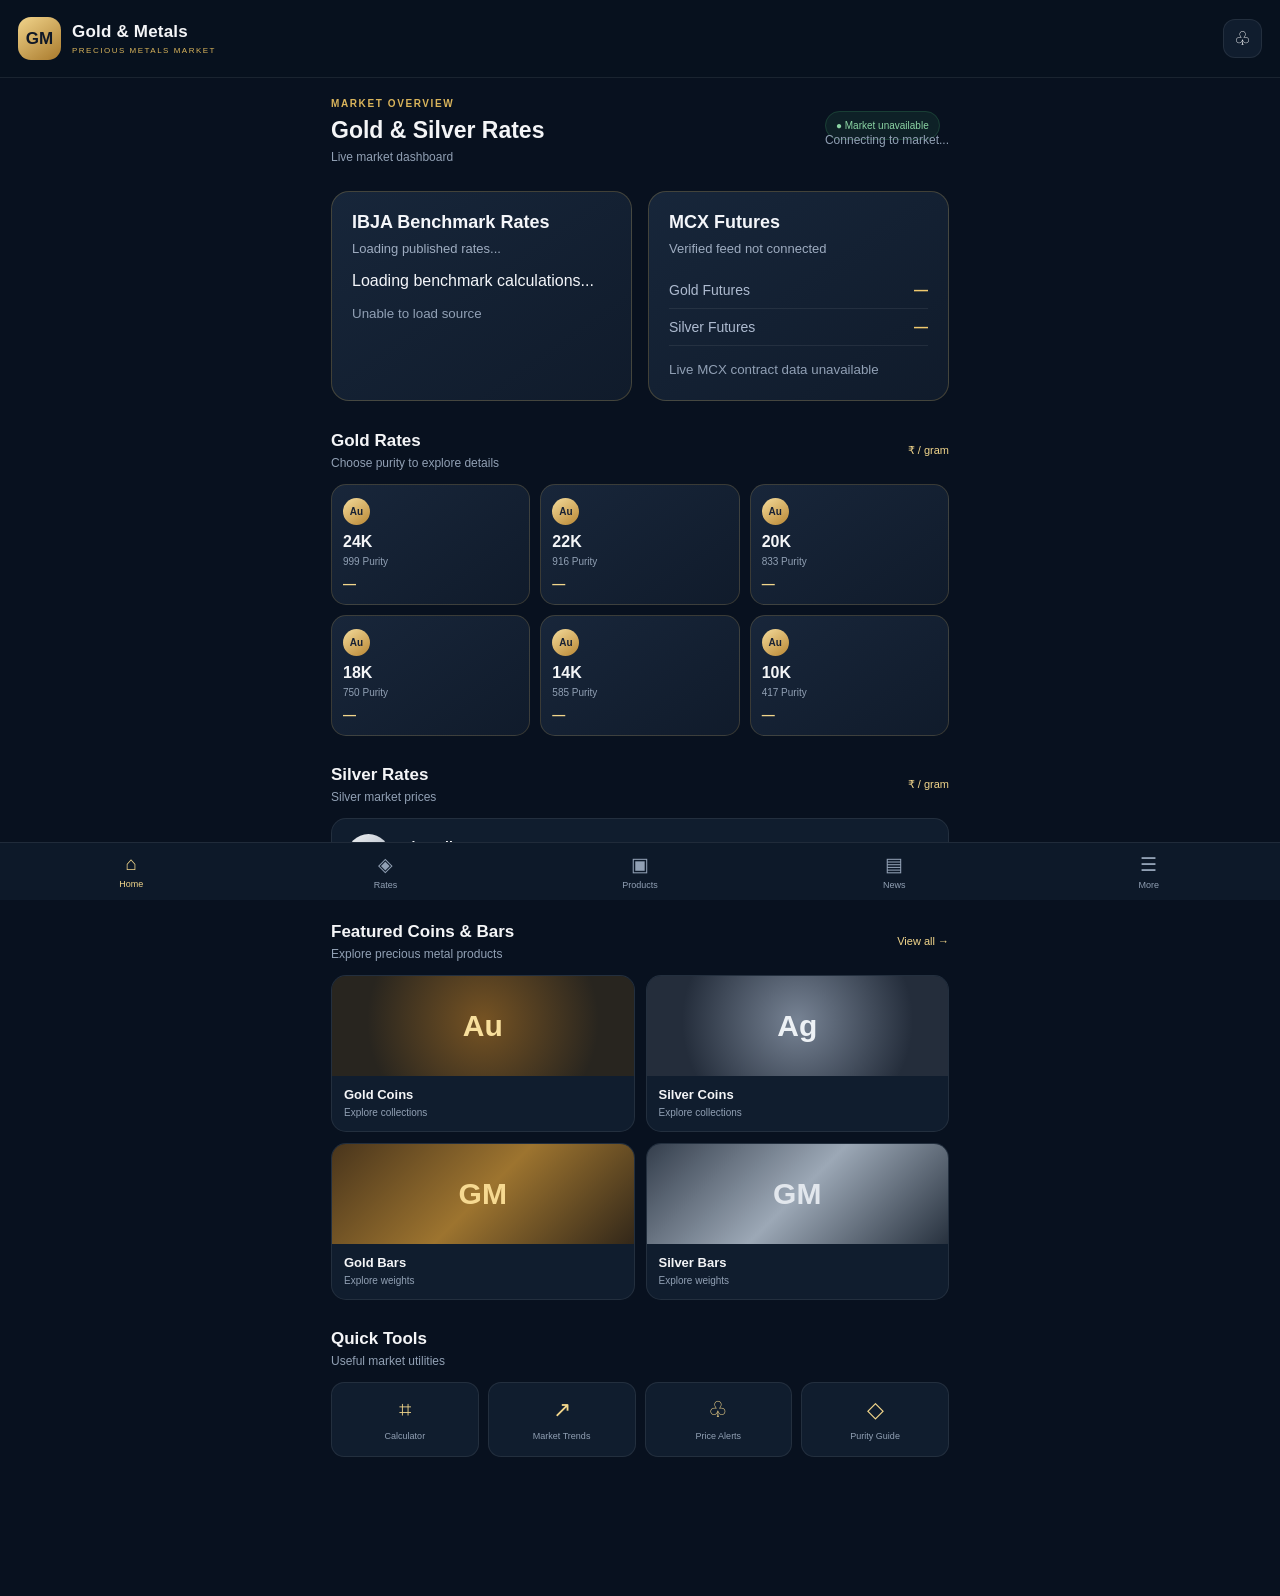
<file: index.html>
<!DOCTYPE html><html><head><meta charset="UTF-8"><meta http-equiv="refresh" content="0; url=app/"><title>GM - Gold & Metals</title></head><body><a href="app/">Open GM - Gold & Metals</a></body></html>
</file>
<file: app/css/style.css>
:root {
    --bg: #08111f;
    --surface: #101d2e;
    --surface-light: #17263a;
    --gold: #d9b45b;
    --gold-light: #f2d68b;
    --text: #f4f5f7;
    --muted: #91a0b4;
    --border: rgba(255,255,255,0.08);
}

* {
    margin: 0;
    padding: 0;
    box-sizing: border-box;
}

body {
    background: var(--bg);
    color: var(--text);
    font-family: Arial, Helvetica, sans-serif;
    padding-bottom: 90px;
}

button {
    font: inherit;
    color: inherit;
    cursor: pointer;
    -webkit-tap-highlight-color: transparent;
}

.topbar {
    display: flex;
    align-items: center;
    justify-content: space-between;
    padding: 17px 18px;
    border-bottom: 1px solid var(--border);
    background: rgba(8,17,31,0.96);
}

.brand {
    display: flex;
    align-items: center;
    gap: 11px;
}

.brand-icon {
    width: 43px;
    height: 43px;
    display: grid;
    place-items: center;
    border-radius: 13px;
    background: linear-gradient(145deg, #f1d48b, #a97a2c);
    color: #101827;
    font-weight: 900;
    font-size: 17px;
}

.brand h1 {
    font-size: 17px;
    letter-spacing: 0.2px;
}

.brand p {
    font-size: 8px;
    letter-spacing: 1.5px;
    color: var(--gold);
    margin-top: 4px;
}

.icon-btn {
    width: 39px;
    height: 39px;
    border: 1px solid var(--border);
    border-radius: 12px;
    background: var(--surface);
    font-size: 19px;
}

main {
    max-width: 650px;
    margin: auto;
    padding: 20px 16px;
}

.welcome {
    display: flex;
    justify-content: space-between;
    align-items: center;
    margin-bottom: 27px;
}

.eyebrow {
    color: var(--gold);
    font-size: 10px;
    letter-spacing: 1.6px;
    font-weight: bold;
    margin-bottom: 8px;
}

.welcome h2 {
    font-size: 23px;
    margin-bottom: 6px;
}

.muted,
.section-heading p {
    color: var(--muted);
    font-size: 12px;
}

.market-status {
    color: #8bd4a4;
    font-size: 10px;
    background: rgba(70,180,110,0.1);
    border: 1px solid rgba(70,180,110,0.2);
    padding: 8px 10px;
    border-radius: 20px;
}

.section {
    margin-bottom: 29px;
}

.section-heading {
    display: flex;
    align-items: center;
    justify-content: space-between;
    gap: 10px;
    margin-bottom: 14px;
}

.section-heading h3 {
    font-size: 17px;
    margin-bottom: 5px;
}

.unit {
    color: var(--gold-light);
    font-size: 11px;
    white-space: nowrap;
}

.gold-grid {
    display: grid;
    grid-template-columns: repeat(3, minmax(0, 1fr));
    gap: 10px;
}

.gold-tile {
    min-width: 0;
    text-align: left;
    padding: 13px 11px;
    border-radius: 15px;
    border: 1px solid rgba(217,180,91,0.2);
    background: linear-gradient(145deg, #18263a, #101b2b);
    display: flex;
    flex-direction: column;
    gap: 5px;
    transition: transform 0.15s, border-color 0.15s;
}

.gold-tile:active,
.product-card:active {
    transform: scale(0.97);
}

.gold-tile:active {
    border-color: var(--gold);
}

.gold-symbol {
    width: 27px;
    height: 27px;
    display: grid;
    place-items: center;
    border-radius: 50%;
    background: linear-gradient(145deg, #f4db9b, #b98734);
    color: #172033;
    font-size: 10px;
    font-weight: bold;
    margin-bottom: 3px;
}

.gold-tile strong {
    font-size: 16px;
}

.gold-tile small {
    color: var(--muted);
    font-size: 10px;
}

.gold-tile b {
    color: var(--gold-light);
    font-size: 13px;
    margin-top: 4px;
    overflow-wrap: anywhere;
}

.silver-card {
    display: flex;
    align-items: center;
    gap: 13px;
    padding: 15px;
    background: var(--surface);
    border: 1px solid var(--border);
    border-radius: 15px;
}

.silver-symbol {
    width: 43px;
    height: 43px;
    display: grid;
    place-items: center;
    border-radius: 50%;
    background: linear-gradient(145deg, #f2f4f6, #929eae);
    color: #172033;
    font-weight: bold;
}

.silver-info {
    display: flex;
    flex-direction: column;
    gap: 5px;
}

.silver-info strong {
    font-size: 14px;
}

.silver-info small {
    color: var(--muted);
    font-size: 11px;
}

.silver-card > b {
    margin-left: auto;
    color: #e3e8f0;
    font-size: 15px;
}

.product-grid {
    display: grid;
    grid-template-columns: repeat(2, minmax(0, 1fr));
    gap: 11px;
}

.product-card {
    text-align: left;
    overflow: hidden;
    padding: 0 0 13px;
    border: 1px solid var(--border);
    border-radius: 15px;
    background: var(--surface);
}

.product-art {
    height: 100px;
    display: grid;
    place-items: center;
    font-size: 30px;
    font-weight: bold;
    margin-bottom: 11px;
}

.gold-art {
    color: #f8df9c;
    background: radial-gradient(circle at 50% 45%, #765323, #28251f 72%);
}

.silver-art {
    color: #edf1f5;
    background: radial-gradient(circle at 50% 45%, #778394, #242d3b 72%);
}

.gold-bar {
    color: #f6d991;
    background: linear-gradient(135deg, #49351c, #9d742f, #322719);
}

.silver-bar {
    color: #e2e7ed;
    background: linear-gradient(135deg, #343e4c, #9ca8b6, #27313e);
}

.product-card strong,
.product-card small {
    display: block;
    margin-left: 12px;
    margin-right: 12px;
}

.product-card strong {
    font-size: 13px;
}

.product-card small {
    color: var(--muted);
    font-size: 10px;
    margin-top: 5px;
}

.text-btn {
    background: none;
    border: none;
    color: var(--gold-light);
    font-size: 11px;
    white-space: nowrap;
}

.tools-grid {
    display: grid;
    grid-template-columns: repeat(4, minmax(0, 1fr));
    gap: 9px;
}

.tools-grid button {
    min-width: 0;
    min-height: 75px;
    background: var(--surface);
    border: 1px solid var(--border);
    border-radius: 13px;
    color: var(--gold-light);
    font-size: 22px;
    display: flex;
    flex-direction: column;
    justify-content: center;
    align-items: center;
    gap: 8px;
}

.tools-grid span {
    color: var(--muted);
    font-size: 9px;
}

.details-panel {
    position: fixed;
    left: 0;
    right: 0;
    bottom: 0;
    z-index: 100;
    padding: 24px 20px calc(28px + env(safe-area-inset-bottom));
    background: var(--surface);
    border: 1px solid rgba(217,180,91,0.25);
    border-radius: 24px 24px 0 0;
    box-shadow: 0 -12px 50px rgba(0,0,0,0.45);
    margin: 0;
    max-height: 75vh;
    overflow-y: auto;
    animation: sheetUp 0.28s ease-out;
}
.details-panel[hidden] {
    display: none;
}
@keyframes sheetUp {
    from { transform: translateY(100%); opacity: 0.6; }
    to { transform: translateY(0); opacity: 1; }
}

.bottom-nav {
    position: fixed;
    bottom: 0;
    left: 0;
    right: 0;
    z-index: 10;
    display: flex;
    justify-content: space-around;
    padding: 10px 4px calc(10px + env(safe-area-inset-bottom));
    background: #0d1929;
    border-top: 1px solid var(--border);
}

.bottom-nav button {
    background: none;
    border: none;
    color: var(--muted);
    display: flex;
    flex-direction: column;
    align-items: center;
    gap: 4px;
    font-size: 19px;
    min-width: 48px;
}

.bottom-nav button span {
    font-size: 9px;
}

.bottom-nav button.active {
    color: var(--gold-light);
}

[hidden] {
    display: none !important;
}

@media (max-width: 360px) {
    main {
        padding-left: 12px;
        padding-right: 12px;
    }

    .gold-grid {
        gap: 7px;
    }

    .gold-tile {
        padding: 11px 8px;
    }

    .tools-grid {
        gap: 6px;
    }
}

body.modal-open {
    overflow: hidden;
}

body.modal-open::before {
    content: "";
    position: fixed;
    inset: 0;
    z-index: 99;
    background: rgba(0, 0, 0, 0.68);
    backdrop-filter: blur(3px);
}


/* Premium gold purity bottom sheet */
.details-panel {
    z-index: 110;
    padding: 13px 22px calc(24px + env(safe-area-inset-bottom));
    background: linear-gradient(160deg, #14253a 0%, #0d192a 75%);
    border: 1px solid rgba(217,180,91,.28);
    border-bottom: 0;
    border-radius: 27px 27px 0 0;
    max-height: 86vh;
    overflow-y: auto;
    animation: goldSheetEnter .32s cubic-bezier(.2,.75,.25,1);
}
@keyframes goldSheetEnter {
    from { transform: translateY(100%); }
    to { transform: translateY(0); }
}
.sheet-handle {
    width: 42px;
    height: 4px;
    border-radius: 9px;
    background: #526176;
    margin: 0 auto 19px;
}
.sheet-topline {
    display:flex;
    justify-content:space-between;
    align-items:center;
    margin-bottom:24px;
}
.sheet-label,.detail-caption {
    color:var(--muted);
    font-size:9px;
    letter-spacing:1.5px;
    font-weight:700;
}
.sheet-close {
    width:34px;height:34px;border-radius:50%;
    border:1px solid var(--border);
    background:#1a2b40;color:var(--gold-light);
}
.gold-detail-hero {
    display:flex;align-items:center;gap:14px;margin-bottom:22px;
}
.detail-gold-icon {
    width:57px;height:57px;flex-shrink:0;
    display:grid;place-items:center;border-radius:18px;
    color:#271d0a;font-size:22px;font-weight:900;
    background:linear-gradient(145deg,#ffe9a7,#c4933e 70%,#916321);
    box-shadow:0 7px 24px rgba(217,180,91,.16);
}
.gold-detail-hero h2 {font-size:23px;margin:3px 0 4px;}
.detail-subtitle {font-size:12px;color:var(--muted);}
.purity-seal {
    margin-left:auto;border:1px solid rgba(217,180,91,.35);
    color:var(--gold-light);border-radius:12px;padding:8px 10px;
    font-size:12px;font-weight:800;
}
.detail-price-card {
    display:flex;justify-content:space-between;align-items:center;
    gap:10px;padding:19px;border-radius:18px;
    background:linear-gradient(120deg,rgba(217,180,91,.13),rgba(217,180,91,.035));
    border:1px solid rgba(217,180,91,.19);
}
.detail-price {font-size:30px;font-weight:800;letter-spacing:-.8px;margin:8px 0 3px;}
.detail-unit {font-size:11px;color:var(--muted);}
.rate-status {
    font-size:9px;color:#d9b45b;background:rgba(217,180,91,.1);
    border-radius:20px;padding:7px 9px;white-space:nowrap;
}
.weight-heading {display:flex;justify-content:space-between;margin:23px 0 12px;}
.weight-heading strong {font-size:13px;}
.weight-heading span {font-size:10px;color:var(--muted);}
.weight-grid {display:grid;grid-template-columns:repeat(3,1fr);gap:9px;}
.weight-grid div {
    padding:13px 8px;border-radius:13px;background:var(--surface-light);
    border:1px solid var(--border);
}
.weight-grid span,.weight-grid strong {display:block;text-align:center;}
.weight-grid span {font-size:10px;color:var(--muted);margin-bottom:8px;}
.weight-grid strong {font-size:13px;color:var(--gold-light);}
.detail-disclaimer {font-size:10px;line-height:1.6;color:var(--muted);margin:17px 0;}
.detail-primary-btn {
    width:100%;padding:15px;border:0;border-radius:14px;
    background:linear-gradient(110deg,#f1d58f,#c79a48);
    color:#172033;font-weight:800;font-size:13px;
    display:flex;justify-content:center;gap:12px;align-items:center;
}
.detail-primary-btn span {font-size:18px;}
.details-panel[hidden],.gold-full-page[hidden] {display:none!important;}
body.modal-open {overflow:hidden;}
body.modal-open::before {
    content:"";position:fixed;inset:0;z-index:109;
    background:rgba(2,7,14,.76);backdrop-filter:blur(2px);
}

/* Full-screen gold detail page */
.gold-full-page {
    position:fixed;inset:0;z-index:130;overflow-y:auto;
    background:var(--bg);padding-bottom:35px;
    animation:goldPageEnter .22s ease-out;
}
@keyframes goldPageEnter {
    from {opacity:0;transform:translateY(12px);}
    to {opacity:1;transform:translateY(0);}
}
.full-page-header {
    position:sticky;top:0;z-index:2;display:flex;align-items:center;
    gap:14px;padding:15px 18px;background:rgba(8,17,31,.96);
    border-bottom:1px solid var(--border);backdrop-filter:blur(12px);
}
.full-back {
    width:38px;height:38px;border-radius:12px;
    background:var(--surface);border:1px solid var(--border);
    color:var(--gold-light);font-size:21px;
}
.full-page-header div {display:flex;align-items:center;gap:10px;}
.full-page-header div span {color:var(--gold);font-weight:900;}
.full-page-header strong {font-size:14px;}
.full-header-tag {margin-left:auto;color:var(--gold);font-size:9px;letter-spacing:1px;}
.full-page-content {max-width:650px;margin:auto;padding:27px 19px;}
.full-gold-heading {display:flex;align-items:center;gap:15px;margin:22px 0 25px;}
.detail-gold-icon.large {width:68px;height:68px;font-size:27px;}
.full-gold-heading h1 {font-size:25px;}
.full-gold-heading p {color:var(--muted);font-size:12px;margin-top:5px;}
.full-rate-card {
    padding:23px;border-radius:19px;border:1px solid rgba(217,180,91,.25);
    background:linear-gradient(145deg,#182b42,#101d2e);
    margin-bottom:30px;
}
.full-rate-card strong {display:block;font-size:37px;margin:12px 0;}
.full-rate-card>span:last-child {font-size:11px;color:var(--muted);}
.full-page-content h3 {font-size:15px;margin:25px 0 13px;}
.full-value-list,.purity-info-card {
    background:var(--surface);border:1px solid var(--border);
    border-radius:16px;padding:0 16px;
}
.full-value-list div,.purity-info-card div {
    display:flex;justify-content:space-between;gap:12px;
    padding:16px 0;border-bottom:1px solid var(--border);font-size:12px;
}
.full-value-list div:last-child,.purity-info-card div:last-child {border:0;}
.full-value-list span,.purity-info-card span {color:var(--muted);}
.full-value-list strong,.purity-info-card strong {color:var(--gold-light);}
@media(min-width:600px) {
    .details-panel {left:50%;right:auto;width:min(100%,520px);transform:translateX(-50%);border-radius:27px 27px 0 0;}
}


/* MIZAN benchmark rate cards */
.benchmark-rates {
    display: grid;
    grid-template-columns: repeat(2, minmax(0, 1fr));
    gap: 16px;
    width: 100%;
    margin: 24px 0 30px;
}

.benchmark-card {
    min-width: 0;
    padding: 20px;
    border: 1px solid rgba(212, 175, 90, 0.25);
    border-radius: 18px;
    background: linear-gradient(145deg, #17263a, #101b2b);
    color: #f4f6fa;
}

.benchmark-card h3 {
    margin: 0 0 8px;
    font-size: 18px;
}

.benchmark-card p {
    margin: 0 0 16px;
    color: #9eacc0;
    font-size: 13px;
}

.benchmark-row {
    display: flex;
    justify-content: space-between;
    align-items: center;
    gap: 10px;
    padding: 10px 0;
    border-bottom: 1px solid rgba(255,255,255,0.07);
    font-size: 14px;
}

.benchmark-row span {
    color: #aebbd0;
}

.benchmark-row b {
    color: #f0c96e;
    text-align: right;
    overflow-wrap: anywhere;
}

.benchmark-card small {
    display: block;
    margin-top: 14px;
    color: #91a0b5;
    line-height: 1.5;
    overflow-wrap: anywhere;
}

@media (max-width: 600px) {
    .benchmark-rates {
        grid-template-columns: 1fr;
        gap: 12px;
        margin: 20px 0 26px;
    }

    .benchmark-card {
        padding: 17px;
    }
}


/* GST-inclusive IBJA breakdown */
.gst-note {
    margin: 0 0 14px !important;
    color: #e8c66f !important;
    font-size: 13px !important;
}
.gst-purity {
    padding: 14px 0;
    border-bottom: 1px solid rgba(255,255,255,.09);
}
.gst-purity h4 {
    margin: 0 0 12px;
    color: #f0c96e;
    font-size: 16px;
}
.gst-purity h4 small {
    color: #91a0b5;
    font-weight: 400;
}
.gst-sessions {
    display: grid;
    grid-template-columns: repeat(2, minmax(0, 1fr));
    gap: 12px;
}
.gst-session {
    min-width: 0;
    padding: 12px;
    border-radius: 12px;
    background: rgba(5, 13, 25, .35);
}
.gst-session > b {
    display: block;
    margin-bottom: 9px;
    color: #e8c66f;
}
.gst-session div {
    display: flex;
    justify-content: space-between;
    gap: 6px;
    margin: 6px 0;
    font-size: 12px;
}
.gst-session div span {
    color: #aebbd0;
}
.gst-session div strong {
    text-align: right;
    overflow-wrap: anywhere;
}
.gst-session .gst-total {
    padding-top: 8px;
    margin-top: 9px;
    border-top: 1px solid rgba(255,255,255,.12);
}
.gst-session .gst-total strong {
    color: #f0c96e;
}

/* MIZAN: Updated IBJA and MCX single-column rate layout */
.gst-sessions {
    display: grid;
    grid-template-columns: minmax(0, 1fr);
    gap: 8px;
}

.gst-session {
    display: flex;
    align-items: center;
    justify-content: space-between;
    gap: 12px;
    width: 100%;
    box-sizing: border-box;
    padding: 14px 16px;
    border-radius: 12px;
    background: rgba(5, 13, 25, .45);
}

.gst-session > span {
    color: #aebbd0;
    font-size: 14px;
}

.gst-session > strong {
    color: #f0c96e;
    font-size: 16px;
    text-align: right;
    overflow-wrap: anywhere;
}
</file>
